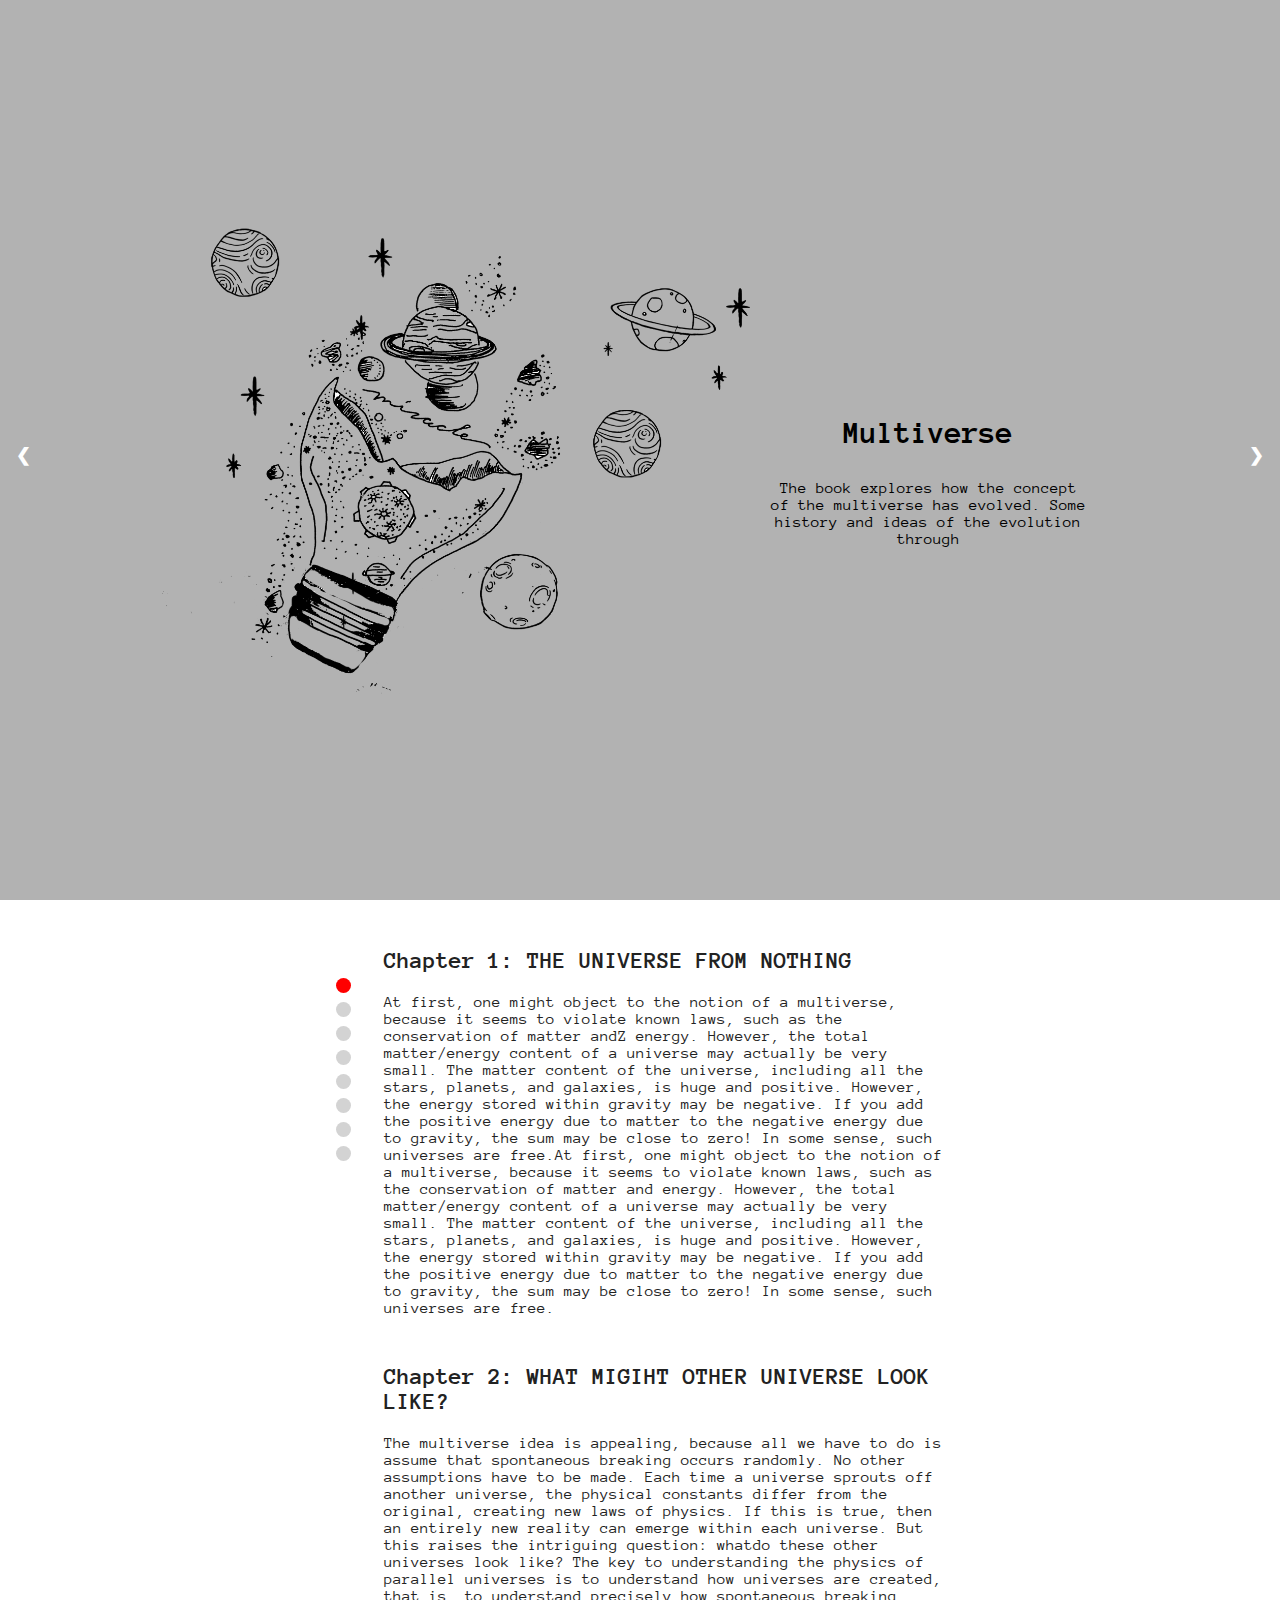
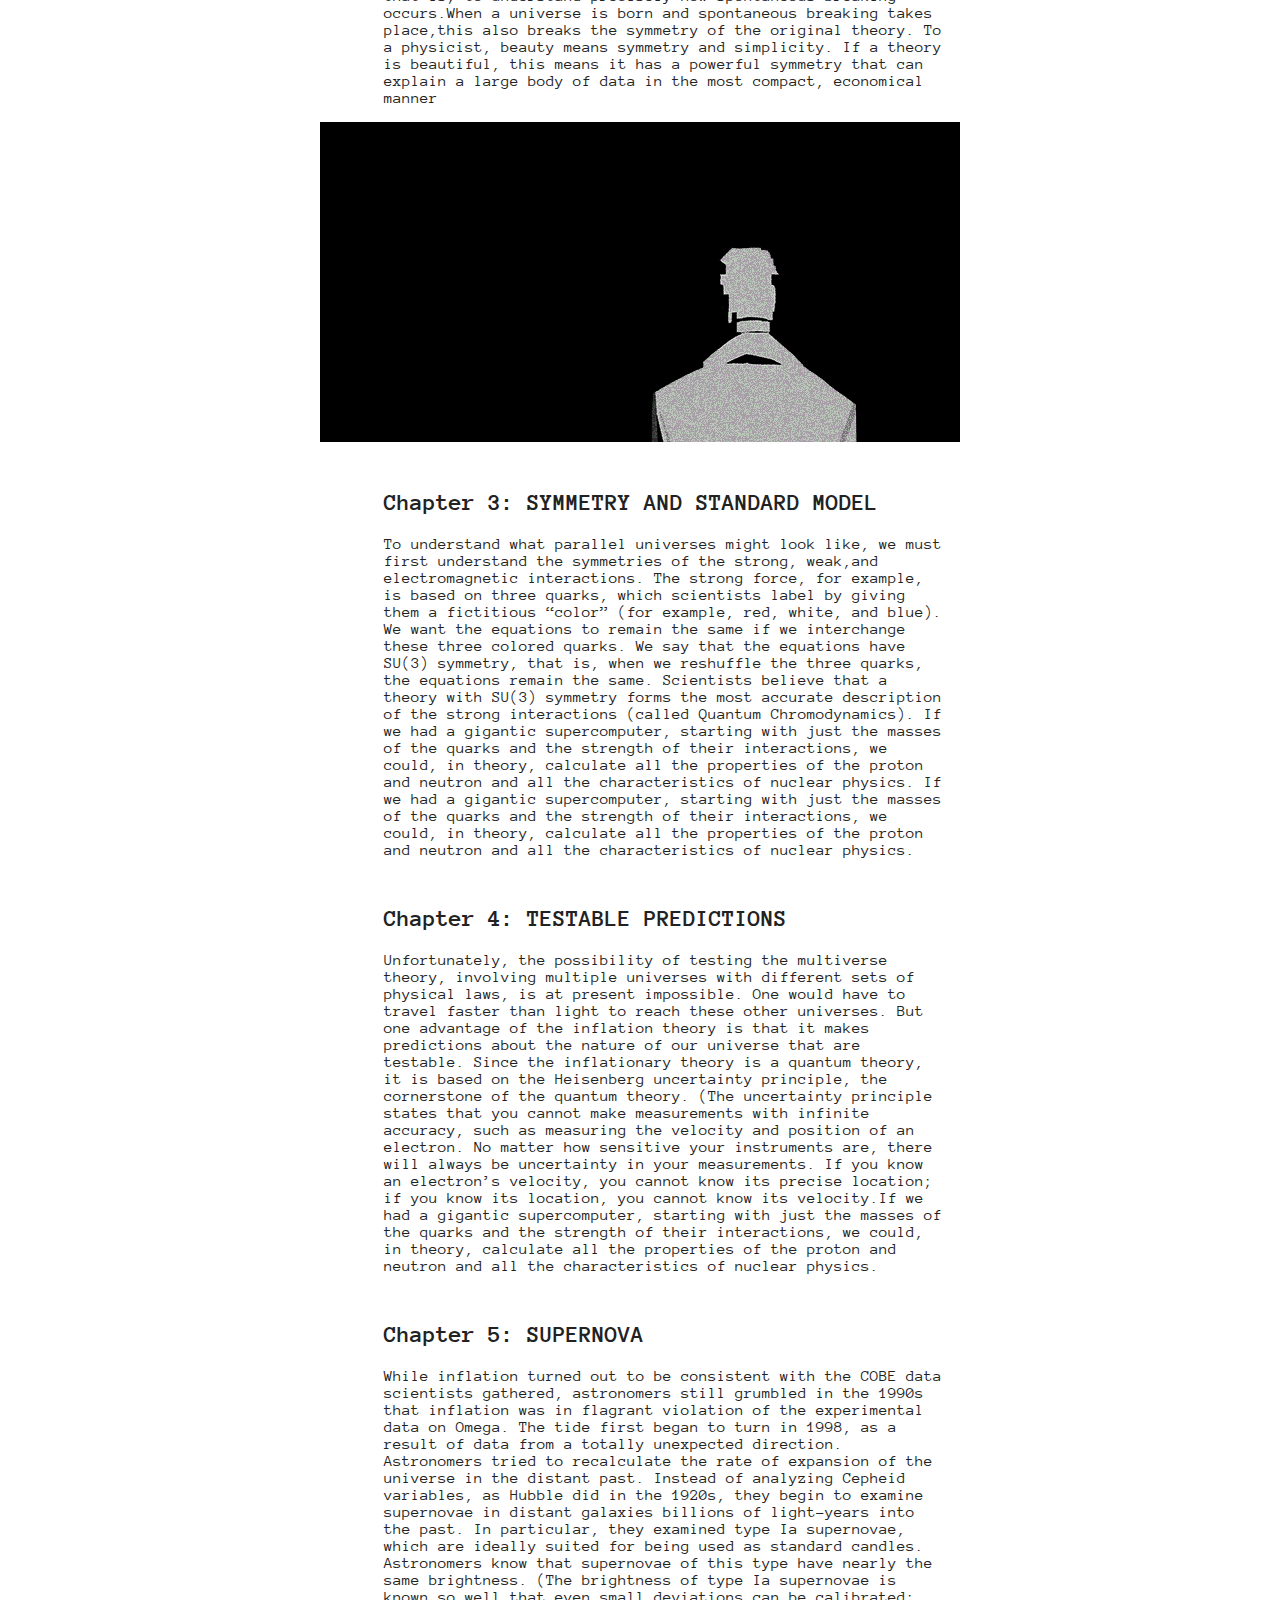
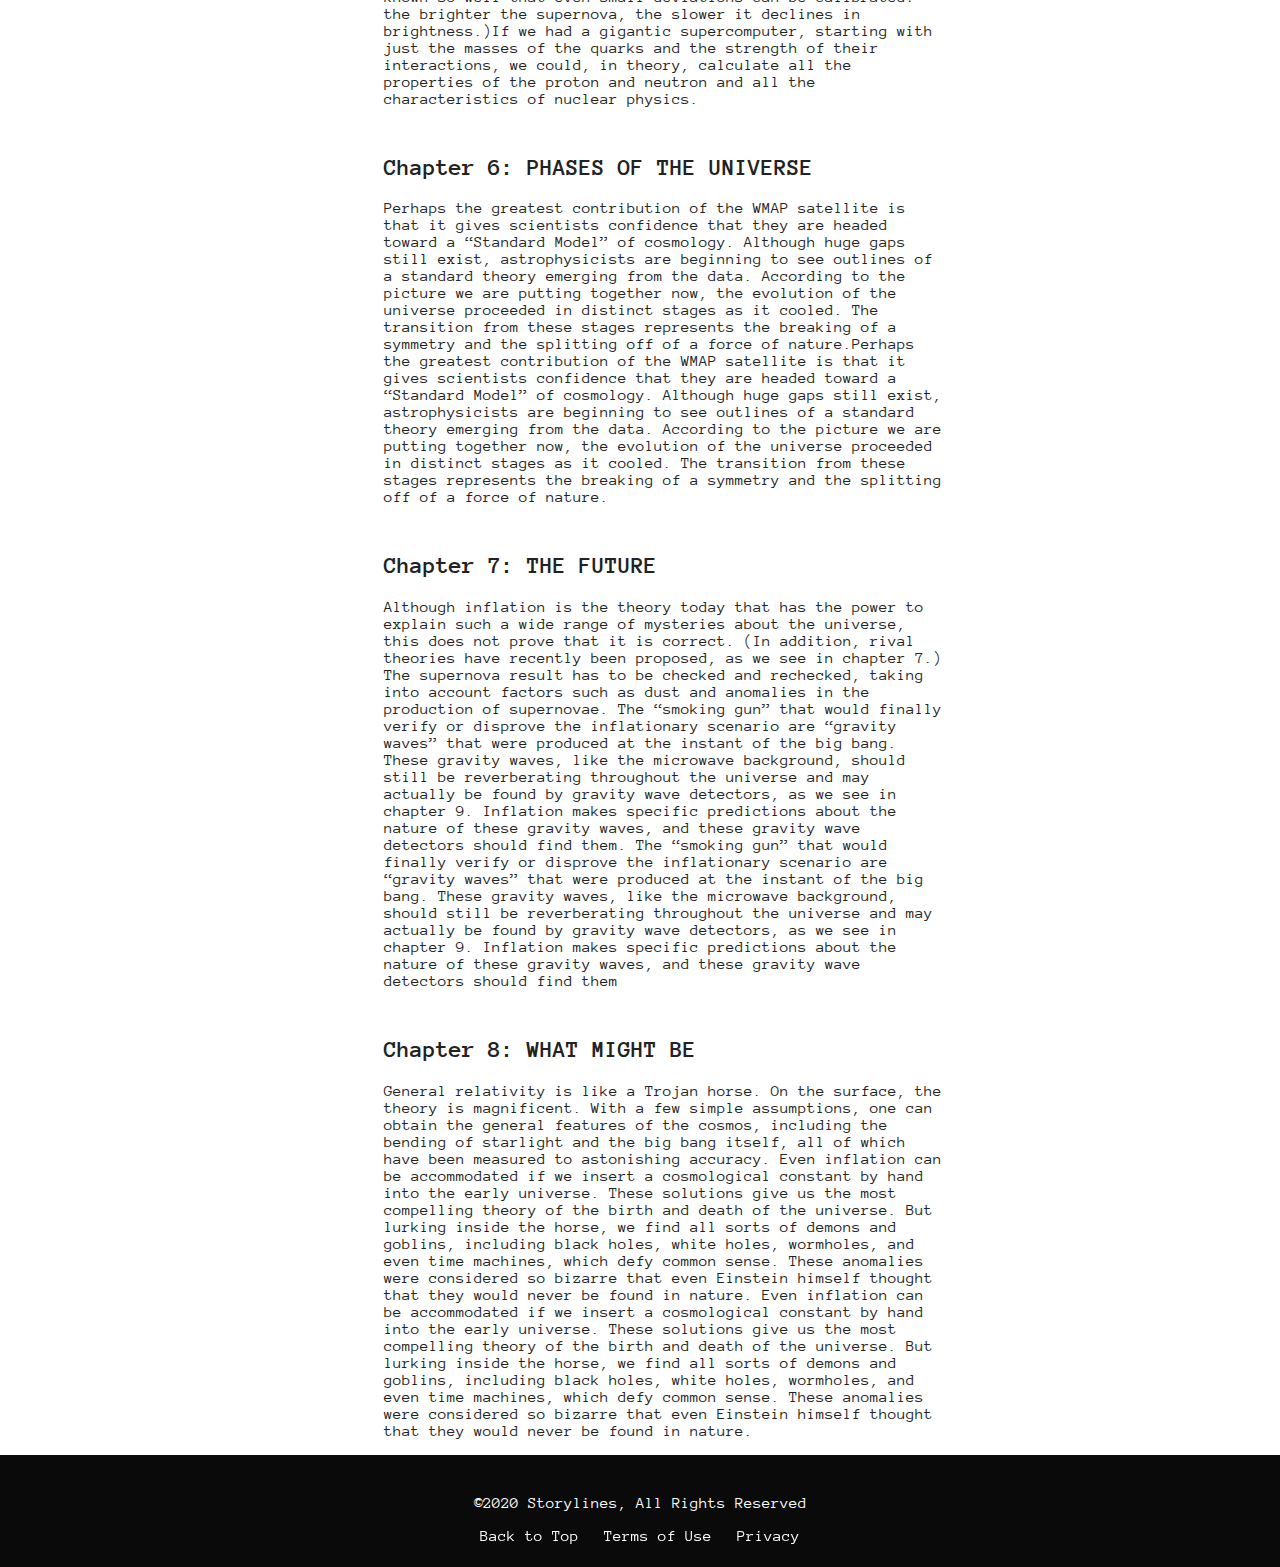
<file: index.html>
<!doctype html>
<html lang="en">
  <head>
    <meta charset="utf-8">
    <meta name="viewport" content="width=device-width, initial-scale=1.0">
    <title>Storylines</title>
    <link rel="stylesheet" href="css/reset.css">
    <link rel="stylesheet" href="css/index.css">
    <link href="https://fonts.googleapis.com/css?family=Anonymous+Pro&display=swap" rel="stylesheet">
  </head>
  <body>

    <!-- <div class="progress"></div> -->

    <button class = "send-feedback">SEND FEEDBACK</button>

    <main class="story">
      <div class="carousel1">
      <header>
        <div class = "landing-splash-image" style = "background-image: url(img/idea.png);"></div>
        <div class = "landing-splash-image" style = "background-image: url(img/astro.png);"></div>
        <div class = "landing-splash-image" style = "background-image: url(img/headspace.png);"></div>
        <div class = "landing-splash-image" style = "background-image: url(img/supernova.png);"></div>
        <a class="prev" onclick="plusSlides(-1)">&#10094;</a>
        <a class="next" onclick="plusSlides(1)">&#10095;</a>
      </div>
      
       

        <!-- <div class="arrows"><a href="#"><span class="left"></span></a></div>
        <div class="arrows"><a href="#"><span class="right"></span></a></div> -->
        
        <h1 class="title">Multiverse</h1>
        <p class="abouttitle">The book explores how the concept of the multiverse has evolved. Some history and ideas of the evolution through</p>
        </div>
        <div class="fullpage">
        <nav>
          <ul class="nav navbar-nav">
            <li><a href="#chapter1" class="active">name</a></li>
            <li><a href="#chapter2">name</a></li>
            <li><a href="#chapter3">name</a></li>
            <li><a href="#chapter4">name</a></li>
            <li><a href="#chapter5">name</a></li>
            <li><a href="#chapter6">name</a></li>
            <li><a href="#chapter7">name</a></li> 
            <li><a href="#chapter8">name</a></li>
         </ul>
        </nav>
        
      </header>
      
        <article>
          <section id="chapter1" class="chapter">
            <h2>Chapter 1: THE UNIVERSE FROM NOTHING </h2>
            <p>At first, one might object to the notion of a multiverse, because it seems to violate known laws, such as the  conservation of matter andZ energy. However, the total matter/energy content of a universe may actually be very small. The matter content of the universe, including all the stars, planets, and galaxies, is huge and positive. However, the energy stored within gravity may be negative. If you add the positive energy due to matter to the negative energy due to gravity, the sum may be close to zero! In some sense, such universes are free.At first, one might object to the notion of a multiverse, because it seems to violate known laws, such as the conservation of matter and energy. However, the total matter/energy content of a universe may actually be very small. The matter content of the universe, including all the stars, planets, and galaxies, is huge and positive. However, the energy stored within gravity may be negative. If you add the positive energy due to matter to the negative energy due to gravity, the sum may be close to zero! In some sense, such universes are free.</p> 
          
            </section>

          <section id="chapter2" class="chapter">
            <h2>Chapter 2: WHAT MIGIHT OTHER UNIVERSE LOOK LIKE?</h2>
          <p>The multiverse idea is appealing, because all we have to do is assume that spontaneous breaking occurs randomly. No other assumptions have to be made. Each time a universe sprouts off another universe, the physical constants differ from the original, creating new laws of physics. If this is true, then an entirely new reality can emerge within each universe. But this raises the intriguing question: whatdo these other universes look like? The key to understanding the physics of parallel universes is to understand how universes are created, that is, to understand precisely how spontaneous breaking occurs.When a universe is born and spontaneous breaking takes place,this also breaks the symmetry of the original theory. To a physicist, beauty means symmetry and simplicity. If a theory is beautiful, this means it has a powerful symmetry that can explain a large body of data in the most compact, economical manner</p>
          </section>


          <div class = "parallax-picture" data-verticalstart="-120px" style = "
          height: 20em;
          margin: calc(var(--font-size-coeficient) * 2em) 0 calc(var(--font-size-coeficient) * 2em) 0;">
              <div class = "parallax-layer" data-speed="1" 
              style=" 
              background-image: url('./img/parallax-image-1/layer_3.png');"></div>
              <div class = "parallax-layer" data-speed="0.7" 
              style="
              background-image: url('./img/parallax-image-1/layer_2.png');"></div>
              <div class = "parallax-layer" data-speed="0" 
              style="
              background-image: url('./img/parallax-image-1/layer_1.png');"></div>
              <div class = "parallax-layer grain" data-speed="0"></div>
          </div>

          <section id="chapter3" class="chapter">
            <h2>Chapter 3: SYMMETRY AND STANDARD MODEL</h2>
            <p> To understand what parallel universes might look like, we must first understand the symmetries of the strong, weak,and electromagnetic interactions. The strong force, for example, is based on three quarks, which scientists label by giving them a fictitious “color” (for example, red, white, and blue). We want the equations to remain the same if we interchange these three colored quarks. We say that the equations have SU(3) symmetry, that is,  when we reshuffle the three quarks, the equations remain the same. Scientists believe that a theory with SU(3) symmetry forms the most accurate description of the strong interactions (called Quantum Chromodynamics). If we had a gigantic supercomputer, starting with just the masses of the quarks and the strength of their interactions, we could, in theory, calculate all the properties of the proton and neutron and all the characteristics of nuclear physics. If we had a gigantic supercomputer, starting with just the masses of the quarks and the strength of their interactions, we could, in theory, calculate all the properties of the proton and neutron and all the characteristics of nuclear physics.</p>
          </section>

          <section id="chapter4" class="chapter">
            <h2>Chapter 4: TESTABLE PREDICTIONS</h2>
            <p>Unfortunately, the possibility of testing the multiverse theory, involving multiple universes with different sets of physical laws, is at present impossible. One would have to travel faster than light to reach these other universes. But one advantage of the inflation theory is that it makes predictions about the nature of our universe that are testable. Since the inflationary theory is a quantum theory, it is based on the Heisenberg uncertainty principle, the cornerstone of the quantum theory. (The uncertainty principle states that you cannot make measurements with infinite accuracy, such as measuring the velocity and position of an electron. No matter how sensitive your instruments are, there will always be uncertainty in your measurements. If you know an electron’s velocity, you cannot know its precise location; if you know its location, you cannot know its velocity.If we had a gigantic supercomputer, starting with just the masses of the quarks and the strength of their interactions, we could, in theory, calculate all the properties of the proton and neutron and all the characteristics of nuclear physics.</p>
          </section>

          <section id="chapter5" class="chapter">
            <h2>Chapter 5: SUPERNOVA</h2>
            <p>While inflation turned out to be consistent with the COBE data scientists gathered, astronomers still grumbled in the 1990s that inflation was in flagrant violation of the experimental data on Omega. The tide first began to turn in 1998, as a result of data from a totally unexpected direction. Astronomers tried to recalculate the rate of expansion of the universe in the distant past. Instead of analyzing Cepheid variables, as Hubble did in the 1920s, they begin to examine supernovae in distant galaxies billions of light-years into the past. In particular, they examined type Ia supernovae, which are ideally suited for being used as standard candles. Astronomers know that supernovae of this type have nearly the same brightness. (The brightness of type Ia supernovae is known so well that even small deviations can be calibrated: the brighter the supernova, the slower it declines in brightness.)If we had a gigantic supercomputer, starting with just the masses of the quarks and the strength of their interactions, we could, in theory, calculate all the properties of the proton and neutron and all the characteristics of nuclear physics.</p>
          </section>

          <section id="chapter6" class="chapter">
            <h2>Chapter 6: PHASES OF THE UNIVERSE</h2>
            <p>Perhaps the greatest contribution of the WMAP satellite is that it gives scientists confidence that they are headed toward a “Standard Model” of cosmology. Although huge gaps still exist, astrophysicists are beginning to see outlines of a standard theory emerging from the data. According to the picture we are putting together now, the evolution of the universe proceeded in distinct stages as it cooled. The transition from these stages represents the breaking of a symmetry and the splitting off of a force of nature.Perhaps the greatest contribution of the WMAP satellite is that it gives scientists confidence that they are headed toward a “Standard Model” of cosmology. Although huge gaps still exist, astrophysicists are beginning to see outlines of a standard theory emerging from the data. According to the picture we are putting together now, the evolution of the universe proceeded in distinct stages as it cooled. The transition from these stages represents the breaking of a symmetry and the splitting off of a force of nature.</p>
          </section>

          <section id="chapter7" class="chapter">
            <h2>Chapter 7: THE FUTURE</h2>
            <p>Although inflation is the theory today that has the power to explain such a wide range of mysteries about the universe, this does not prove that it is correct. (In addition, rival theories have recently been proposed, as we see in chapter 7.) The supernova result has to be checked and rechecked, taking into account factors such as dust and anomalies in the production of supernovae. The “smoking gun” that would finally verify or disprove the inflationary scenario are “gravity waves” that were produced at the instant of the big bang. These gravity waves, like the microwave background, should still be reverberating throughout the universe and may actually be found by gravity wave detectors, as we see in chapter 9. Inflation makes specific predictions about the nature of these gravity waves, and these gravity wave detectors should find them. The “smoking gun” that would finally verify or disprove the inflationary scenario are “gravity waves” that were produced at the instant of the big bang. These gravity waves, like the microwave background, should still be reverberating throughout the universe and may actually be found by gravity wave detectors, as we see in chapter 9. Inflation makes specific predictions about the nature of these gravity waves, and these gravity wave detectors should find them</p>
          </section>
                  

          <section id="chapter8" class="chapter">
            <h2>Chapter 8: WHAT MIGHT BE</h2>
            <p>General relativity is like a Trojan horse. On the surface, the theory is magnificent. With a few simple assumptions, one can obtain the general features of the cosmos, including the bending of starlight and the big bang itself, all of which have been measured to astonishing accuracy. Even inflation can be accommodated if we insert a cosmological constant by hand into the early universe. These solutions give us the most compelling theory of the birth and death of the universe. But lurking inside the horse, we find all sorts of demons and goblins, including black holes, white holes, wormholes, and even time machines, which defy common sense. These anomalies were considered so bizarre that even Einstein himself thought that they would never be found in nature. Even inflation can be accommodated if we insert a cosmological constant by hand into the early universe. These solutions give us the most compelling theory of the birth and death of the universe. But lurking inside the horse, we find all sorts of demons and goblins, including black holes, white holes, wormholes, and even time machines, which defy common sense. These anomalies were considered so bizarre that even Einstein himself thought that they would never be found in nature.</p>
          </section>

     
        </article>
      </div>
    </main>

    

    </button>

      <!-- Site footer -->
      <footer>
        <div class="footer-elements">
          <p>&copy;2020 Storylines, All Rights Reserved<p>
          <nav class="footer-nav">
            <a href="#">Back to Top</a>
            <a href="#">Terms of Use</a>
            <a href="#">Privacy</a>
          </nav>
        </div>
      </footer>

    <script src="js/index.js"></script>
    <script src="js/parallax.js"></script>
  </body>
</html>
</file>
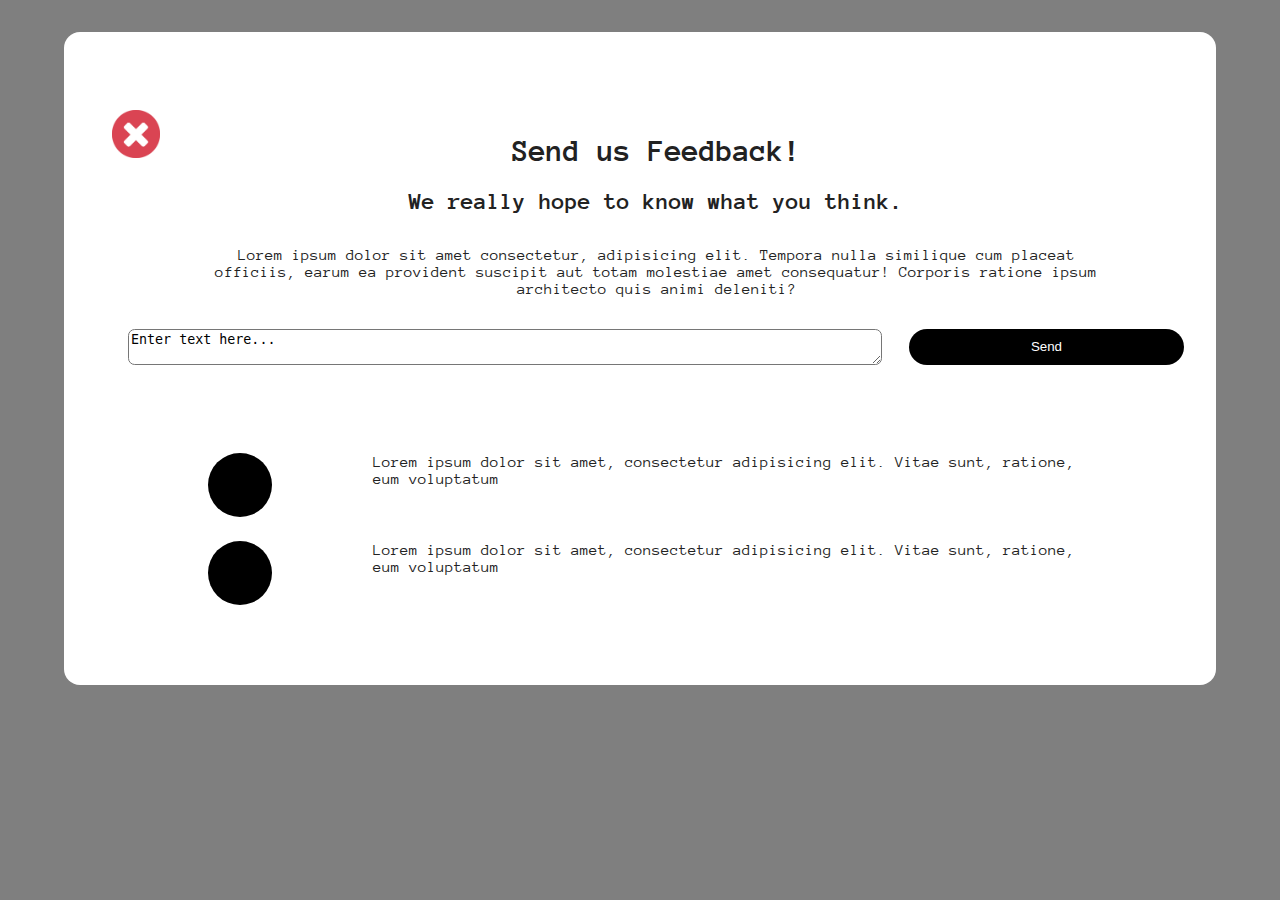
<file: feedback-form.html>
<!DOCTYPE html>
<html lang="en">
<head>
    <meta charset="UTF-8">
    <meta name="viewport" content="width=device-width, initial-scale=1.0">
    <title>Feedback</title>
    <link rel="stylesheet" href="./css/reset.css">
    <link href="https://fonts.googleapis.com/css?family=Anonymous+Pro&display=swap" rel="stylesheet">
    <link rel="stylesheet" href="./css/index.css"> <!--  -->
</head>
<body>

    <main id = "content">
        <div class = "darkening-overlay"></div>

        <div class = "feedback-body">
            <a href="./index.html"><div class = "cross-button"></div></a>
            <h1>Send us Feedback!</h1>
            <h2>We really hope to know what you think.</h2>

            <p>Lorem ipsum dolor sit amet consectetur, adipisicing elit. Tempora nulla similique cum placeat officiis, earum ea provident suscipit aut totam molestiae amet consequatur! Corporis ratione ipsum architecto quis animi deleniti?</p>

            <form action="#" id = "feedback-form">

                <div class = "grid-align-wrap">
                    <textarea class = "comment-form" name="comment" form="feedback-form">Enter text here...</textarea>
                    <button form = "feedback-form" class = "submit-button">Send</button>
                </div>
                
            </form>
            
            <!-- comments list -->
            <section class = "comment-section">
                <article class = "single-comment">
                    <div class = "profile-pic"></div>
                    <div class = "comment-body">Lorem ipsum dolor sit amet, consectetur adipisicing elit. Vitae sunt, ratione, eum voluptatum</div>
                </article>
                <article class = "single-comment">
                    <div class = "profile-pic"></div>
                    <div class = "comment-body">Lorem ipsum dolor sit amet, consectetur adipisicing elit. Vitae sunt, ratione, eum voluptatum</div>
                </article>
                <article class = "single-comment">
                    <div class = "profile-pic"></div>
                    <div class = "comment-body">Lorem ipsum dolor sit amet, consectetur adipisicing elit. Vitae sunt, ratione, eum voluptatum</div>
                </article>
                <article class = "single-comment">
                    <div class = "profile-pic"></div>
                    <div class = "comment-body">Lorem ipsum dolor sit amet, consectetur adipisicing elit. Vitae sunt, ratione, eum voluptatum</div>
                </article>
                <article class = "single-comment">
                    <div class = "profile-pic"></div>
                    <div class = "comment-body">Lorem ipsum dolor sit amet, consectetur adipisicing elit. Vitae sunt, ratione, eum voluptatum</div>
                </article>
                <article class = "single-comment">
                    <div class = "profile-pic"></div>
                    <div class = "comment-body">Lorem ipsum dolor sit amet, consectetur adipisicing elit. Vitae sunt, ratione, eum voluptatum</div>
                </article>
                <article class = "single-comment">
                    <div class = "profile-pic"></div>
                    <div class = "comment-body">Lorem ipsum dolor sit amet, consectetur adipisicing elit. Vitae sunt, ratione, eum voluptatum</div>
                </article>
            </section>
        </div>
    </main>
</body>
</html>
</file>
<file: css/index.css>
body {
  font-family: 'Anonymous Pro', monospace;
  background-color: #fff;
  color: #222;
  width: 100%;
}

/* .story {
  padding: 0 1em;
  margin: 1em 0;
}
   */

.carousel1 {
  position: relative;
  text-align: center;
  color: black;
  width: 100%;
}


.slide {display: none}
img {vertical-align: middle;}

/* Slideshow container */
.carousel-container {
  max-width: 1000px;
  position: relative;
  margin: auto;
}

/* Next & previous buttons */
.prev, .next {
  cursor: pointer;
  position: absolute;
  top: 50%;
  width: auto;
  padding: 16px;
  margin-top: -22px;
  color: white;
  font-weight: bold;
  font-size: 18px;
  transition: 0.6s ease;
  border-radius: 0 3px 3px 0;
  user-select: none;
}


.next {
  right: 0;
  border-radius: 3px 0 0 3px;
}

.prev {
  left:0;
  border-radius: 3px 0 0 3px;
}


.prev:hover, .next:hover {
  background-color: none;
  color: white;
}

.arrows .left {
  display: inline-block;
  vertical-align: middle;
  position: absolute;
  top: 55%;
  left: 10%;
  transform: translate(-50%, -50%);
}

.arrows .right {
  display: inline-block;
  vertical-align: middle;
  position: absolute;
  top: 55%;
  left: 90%;
  transform: translate(-50%, -50%);
}

a {
  display: inline-block;
  border-radius: 100%;
}

.left {
  display: inline-block;
  vertical-align: left;
  width: 1em;
  height: 1em;
  background-color:white;
 
  border-radius: 100%;
  margin-right: 0.5em;

}

.left:after {
  content: '';
  display: inline-block;
  margin: 0.25em;
  width: 0.4em;
  height: 0.4em;
  border-top: 0.1em solid #999999;
  border-right: 0.1em solid #999999;
  -moz-transform: rotate(-135deg);
  -webkit-transform: rotate(-135deg);
  transform: rotate(-135deg);
}

.right {
  display: inline-block;
  vertical-align: left;
  width: 1em;
  height: 1em;
  background-color:white;
  border-radius: 100%;
  /* margin-right: 0.5em; */

}

.right:after {
  content: '';
  display: inline-block;
  margin: 0.255em;
  width: 0.4em;
  height: 0.4em;
  border-top: 0.1em solid #999999;
  border-right: 0.1em solid #999999;
  -moz-transform: rotate(45deg);
  -webkit-transform: rotate(45deg);
  transform: rotate(45deg);
}


.title {
  display: inline-block;
  position: absolute;
  top: 43%;
  left: 50%;
  transform: translate(-50%, -50%);
  /* background-color: white; */
  color : black;
  /* padding : 0 0.5em 0 0.5em; */
  
}

.abouttitle {
  display: inline-block;
  position: absolute;
  top: 52%;
  left: 50%;
  transform: translate(-50%, -50%);
/* background-color: black; */
  color : black;
  text-align: center;
}


nav {
  position: sticky;
  top: 0.5em;
}

.navbar-nav {
    /* width: 100%; */
    /* position: fixed;
    top: 10em; */
    margin: 0;
    padding: 0;
    top: 0.5em;
    position: absolute;
}

.navbar-nav li {
  /* float: left;  */
  margin-left: 1.5em; 
  list-style: none;
  height: 1.5em;
  /* padding:0; */
}

.navbar-nav li a {
  background-color: lightgray;
   border-radius: 70%;
   cursor: pointer;
   /* display: inline; */
   font-size: 0;
   height: 15px;
   width: 15px;
 }



.navbar-nav li a:hover {
  background-color:red; 
  left: 0;
  text-decoration: none;
}

.nav a.active {
  background-color: red;
  text-decoration: none;
}

/* #chapter1 {
  position: absolute;
  top: 10%;
  left: 0;
  height: 30px;
  width: 420px;
} */


.chapter {
  text-align: left;
  margin: 3em 0 0 0;
  padding: 0em 1em 0em 4em;
 }


.landing-splash-image {
  height : 100vh;
  width : 100%;
  background-color: #B2B2B2;
  background-size: cover;
  background-position: bottom;
  background-repeat: no-repeat;
}

/* Footer */
footer {
  display: table;
  background-color: rgb(10, 10, 10);
  width: 100vw;
  height: 7em;
  text-align: center;
  margin: 0;
  padding: 0.5em;
  font-size: 0.8em;
}

.footer-elements {
  display: table-cell;
  vertical-align: middle;
  color: white;
}


.footer-nav a {
  color: white;
  text-decoration: none;
  margin: 0 .5rem;
  display: inline-block;
}








.parallax-picture {
  width : auto;

  background-color: black;
}

.parallax-layer {

  color: #777777;
  font-family: Anonymous Pro, monospace;

  width : 40em;
  height: inherit;
  

  background-color: cover;
  background-position: center;
  background-repeat: no-repeat;

  position: absolute;

  background-size: var(--the-strip-width) auto;
}

.grain {
    background-image: url('../img/grain-1.gif');
    opacity: 0.4;
    mix-blend-mode: overlay;
}








.feedback-body {

  box-sizing: border-box;
  margin : 0 4em;
  padding: 4em 0 4em 2em;
  text-align: center;

  width: calc(100% - 8em);

  background-color: white;
  
  border-radius: 1em;

  position: fixed;
  top: 2em;

}

.feedback-body p {
  width : 80%;
  margin: 2em auto;
}

.cross-button {
  position : absolute;
  left : 3em;
  height : 3em;
  width : 3em;

  background-image: url("../img/cross.png");
  background-size: cover;
  background-repeat: no-repeat;
}

.submit-button {
  border-radius: 3em;
  background-color: black;
  color: white;
  border-style: none;

  margin: 0 0 0 2em;
}

.comment-form {
  border-radius: 0.5em;
}

.grid-align-wrap {
  display: grid;
  grid-template-columns: 5fr 2fr;
  padding: 0 2em 0 2em;
}

.comment-section {

  height : 12em;
  width : 80%;
  margin: 0 auto;
  margin-top: 4em;
  overflow-y: scroll;
}

.single-comment {
  margin: 1.5em 0 1.5em 0;
  display: grid;
  grid-template-columns: 1fr 5fr;
}

.profile-pic {
  background-color: black;
  width : 4em;
  height : 4em;
  border-radius : 100%;
}

.comment-body {
  text-align: left;
  padding-left : 1em;
}

.darkening-overlay {
  top: 0;
  left: 0;
  position: fixed;
  height : 100vh;
  width : 100%;
  background-color: black;
  opacity : 0.5;
  z-index: -1;
}

.send-feedback {
  
  height : 7em;
  width : 7em;
  background-color : black;

  position: fixed;

  border-radius: 100%;
  border-style: none;

  top: calc(10vh - 2.5em);
  left: calc(50% + 28em);

  color : white;

}

@media screen and (min-width: 30em) {

  .landing-splash-image {
    height : 70vh;
    background-position: 10em;
    background-size : 30em auto;
  }
  
  .title {
    top: 30%;
  }

  .abouttitle {
    top: 37%;
  }


@media screen and (max-width: 40em){
  .parallax-picture {
    width: auto;
  }

  .parallax-layer {
    width: auto;
  }
}


@media screen and (min-width: 40em) {




  .fullpage {
    width : 40em;
    margin : 0 auto;
  }

  .navbar-nav {
    /* width: 100%; */
    /* position: fixed;
    top: 10em; */
    margin: 0;
    padding: 0;
    top: 1em;
    position: absolute;
}

.navbar-nav li {
  /* float: left;  */
  margin-left: 1em; 
  list-style: none;
  height: 1.5em;
  /* padding:0; */
}

  .title {
    margin: 0 5em 0 9em;
    top: 48%;
    background-color: none;
  }

  .abouttitle {
    margin: 0 2em 0 18em;
    top: 57%;
    background-color: none;

  }

  .landing-splash-image {
    height : 100vh;
    background-position: 10em;
    background-size: 40em;
}

footer {
  width: 100%;
  font-size: 1em;
}


}
</file>
